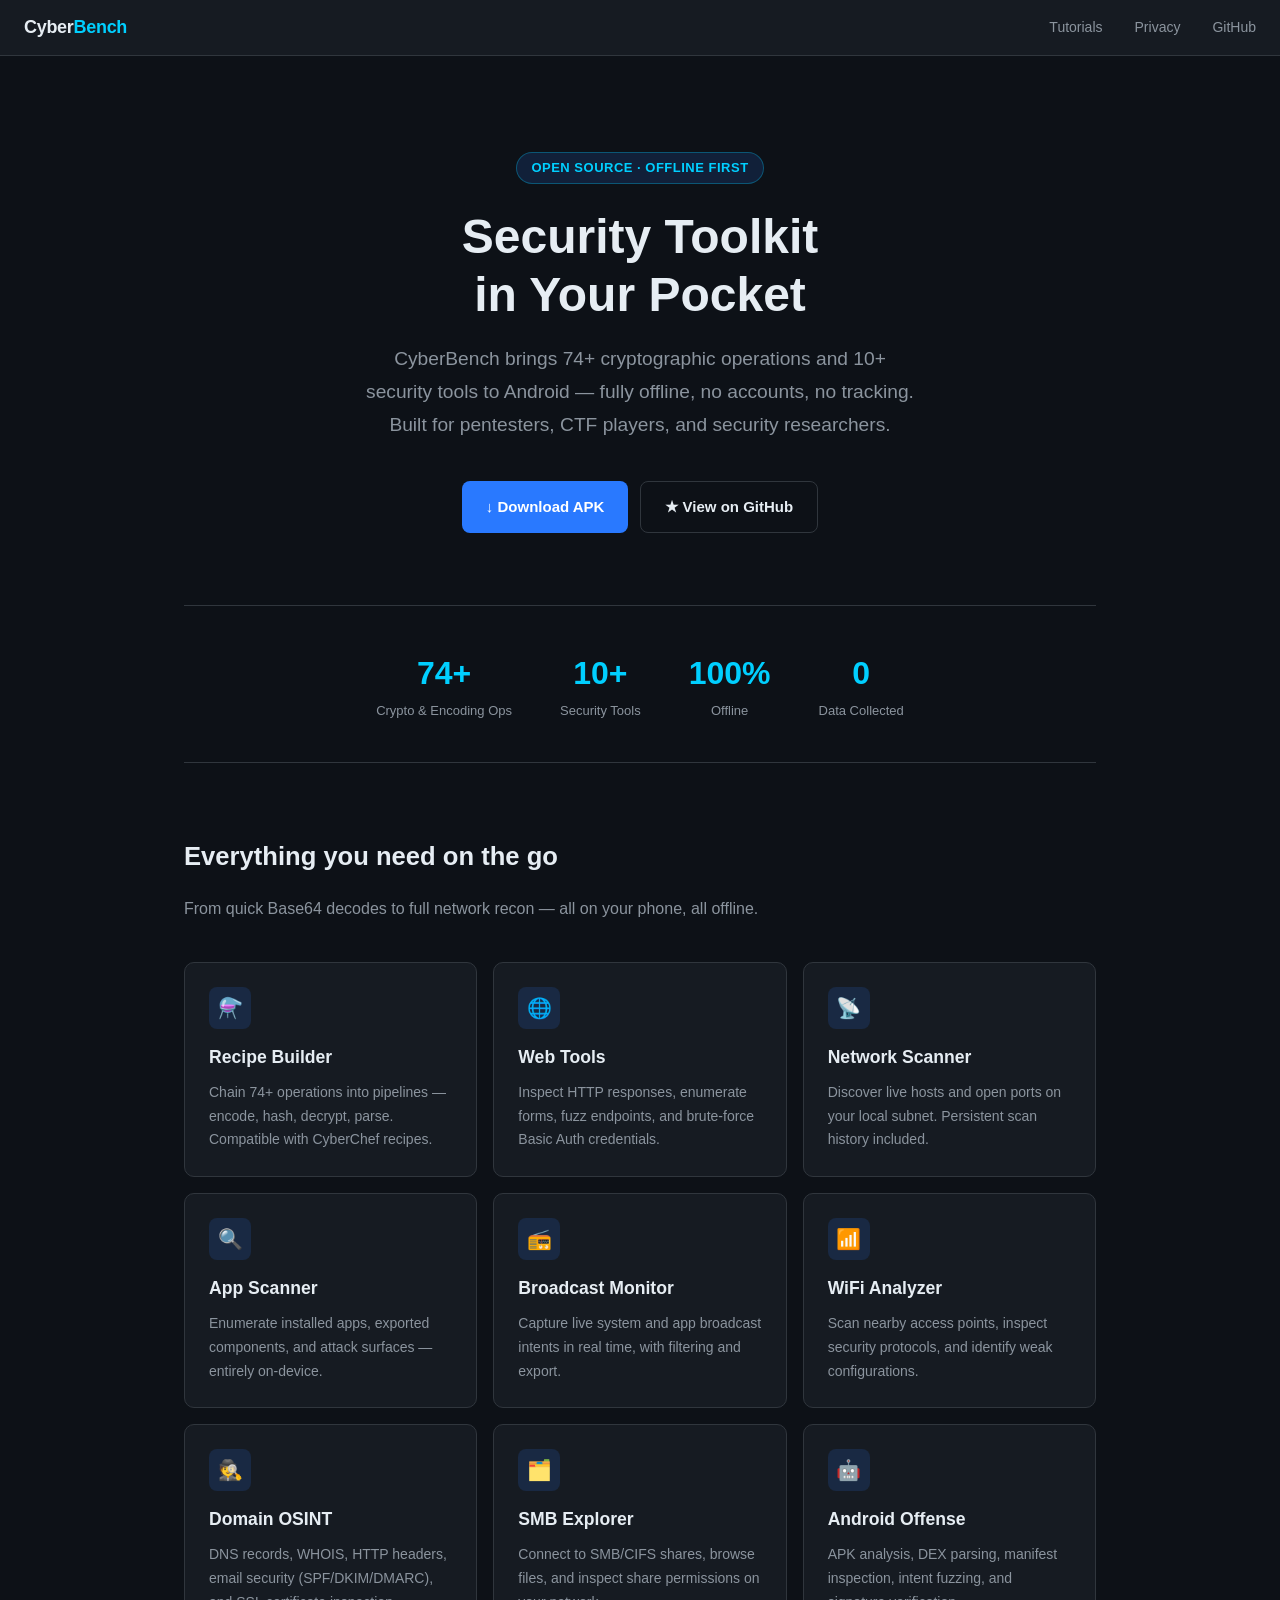
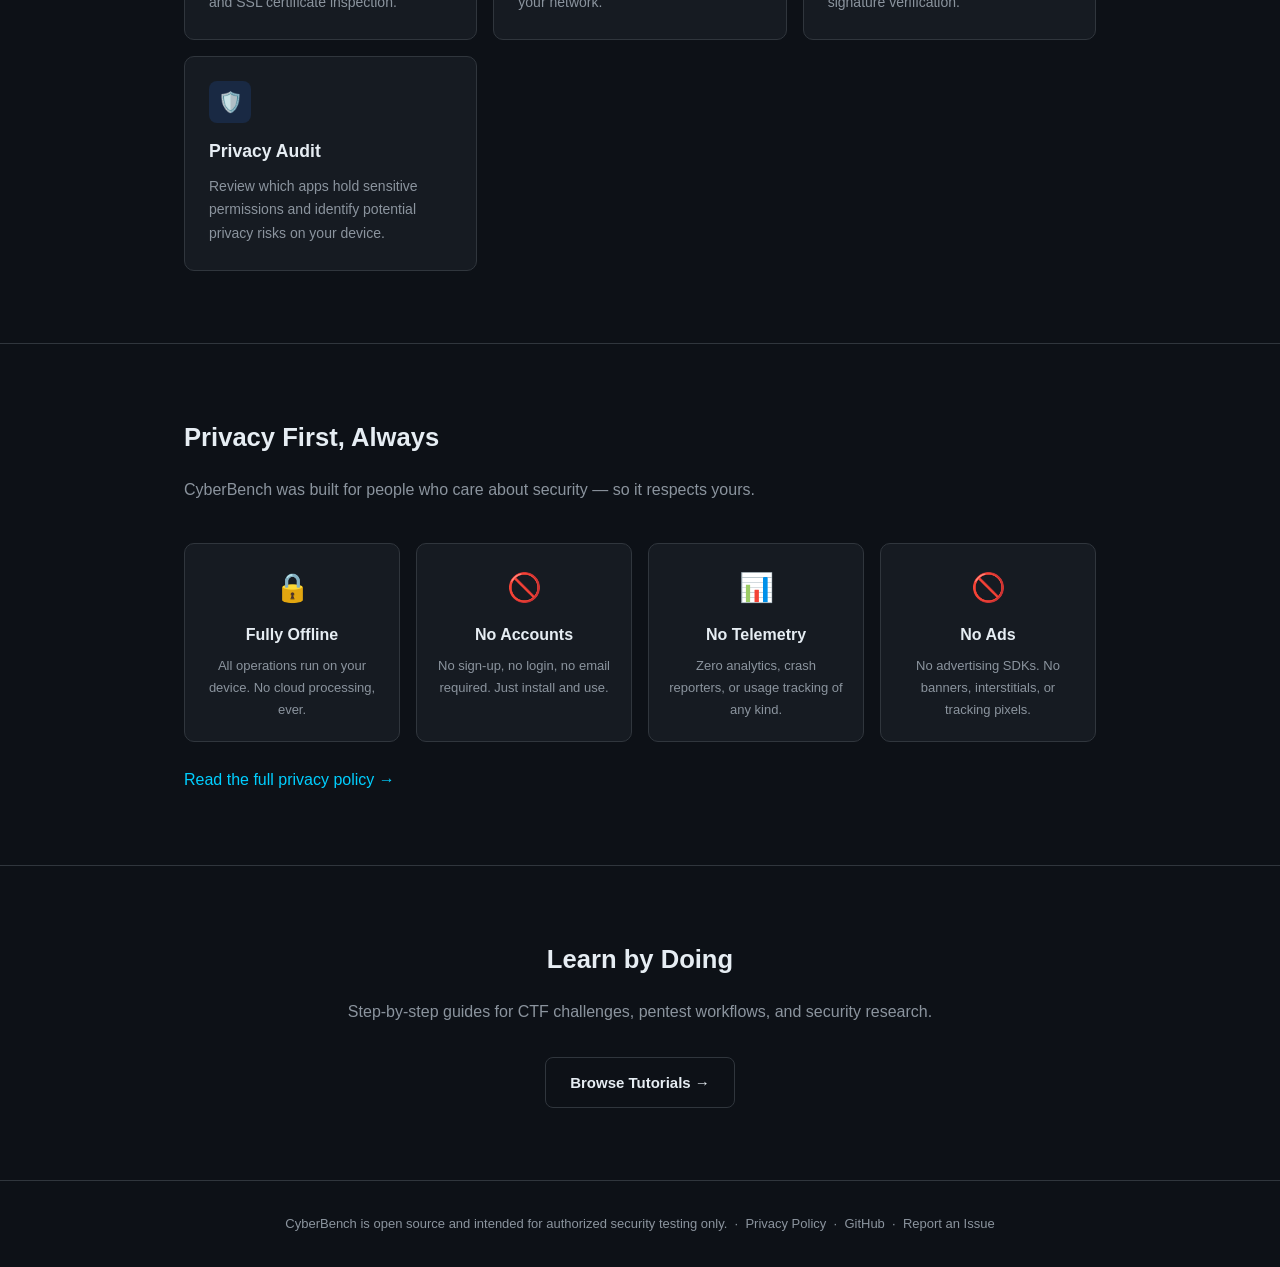
<file: docs/index.html>
<!DOCTYPE html>
<html lang="en">
<head>
  <meta charset="UTF-8" />
  <meta name="viewport" content="width=device-width, initial-scale=1.0" />
  <title>CyberBench — Mobile Security Toolkit for Android</title>
  <meta name="description" content="CyberBench is an offline-first Android security toolkit with 74+ cryptographic operations, network scanning, WiFi analysis, domain OSINT, and more. No data leaves your device." />
  <link rel="stylesheet" href="assets/style.css" />
</head>
<body>

<nav>
  <span class="logo">Cyber<span>Bench</span></span>
  <a href="tutorials/">Tutorials</a>
  <a href="privacy-policy.html">Privacy</a>
  <a href="https://github.com/nulltrace-blip/CyberBench">GitHub</a>
</nav>

<!-- ── Hero ──────────────────────────────────────────────────── -->
<section class="hero">
  <div class="container">
    <div class="badge">Open Source · Offline First</div>
    <h1>Security Toolkit<br/>in Your Pocket</h1>
    <p class="tagline">
      CyberBench brings 74+ cryptographic operations and 10+ security tools
      to Android — fully offline, no accounts, no tracking.
      Built for pentesters, CTF players, and security researchers.
    </p>
    <div class="btn-group">
      <a href="https://github.com/nulltrace-blip/CyberBench/releases" class="btn btn-primary">
        ↓ Download APK
      </a>
      <a href="https://github.com/nulltrace-blip/CyberBench" class="btn btn-outline">
        ★ View on GitHub
      </a>
    </div>
  </div>
</section>

<!-- ── Stats ─────────────────────────────────────────────────── -->
<div class="container">
  <div class="stats">
    <div class="stat-item">
      <div class="num">74+</div>
      <div class="label">Crypto &amp; Encoding Ops</div>
    </div>
    <div class="stat-item">
      <div class="num">10+</div>
      <div class="label">Security Tools</div>
    </div>
    <div class="stat-item">
      <div class="num">100%</div>
      <div class="label">Offline</div>
    </div>
    <div class="stat-item">
      <div class="num">0</div>
      <div class="label">Data Collected</div>
    </div>
  </div>
</div>

<!-- ── Tools ─────────────────────────────────────────────────── -->
<section>
  <div class="container">
    <h2>Everything you need on the go</h2>
    <p>From quick Base64 decodes to full network recon — all on your phone, all offline.</p>
    <div class="grid">
      <div class="card">
        <div class="card-icon">⚗️</div>
        <h3>Recipe Builder</h3>
        <p>Chain 74+ operations into pipelines — encode, hash, decrypt, parse.
           Compatible with CyberChef recipes.</p>
      </div>
      <div class="card">
        <div class="card-icon">🌐</div>
        <h3>Web Tools</h3>
        <p>Inspect HTTP responses, enumerate forms, fuzz endpoints, and brute-force
           Basic Auth credentials.</p>
      </div>
      <div class="card">
        <div class="card-icon">📡</div>
        <h3>Network Scanner</h3>
        <p>Discover live hosts and open ports on your local subnet.
           Persistent scan history included.</p>
      </div>
      <div class="card">
        <div class="card-icon">🔍</div>
        <h3>App Scanner</h3>
        <p>Enumerate installed apps, exported components, and attack surfaces
           — entirely on-device.</p>
      </div>
      <div class="card">
        <div class="card-icon">📻</div>
        <h3>Broadcast Monitor</h3>
        <p>Capture live system and app broadcast intents in real time,
           with filtering and export.</p>
      </div>
      <div class="card">
        <div class="card-icon">📶</div>
        <h3>WiFi Analyzer</h3>
        <p>Scan nearby access points, inspect security protocols,
           and identify weak configurations.</p>
      </div>
      <div class="card">
        <div class="card-icon">🕵️</div>
        <h3>Domain OSINT</h3>
        <p>DNS records, WHOIS, HTTP headers, email security (SPF/DKIM/DMARC),
           and SSL certificate inspection.</p>
      </div>
      <div class="card">
        <div class="card-icon">🗂️</div>
        <h3>SMB Explorer</h3>
        <p>Connect to SMB/CIFS shares, browse files, and inspect share
           permissions on your network.</p>
      </div>
      <div class="card">
        <div class="card-icon">🤖</div>
        <h3>Android Offense</h3>
        <p>APK analysis, DEX parsing, manifest inspection, intent fuzzing,
           and signature verification.</p>
      </div>
      <div class="card">
        <div class="card-icon">🛡️</div>
        <h3>Privacy Audit</h3>
        <p>Review which apps hold sensitive permissions and identify
           potential privacy risks on your device.</p>
      </div>
    </div>
  </div>
</section>

<!-- ── Privacy ────────────────────────────────────────────────── -->
<section>
  <div class="container">
    <h2>Privacy First, Always</h2>
    <p>CyberBench was built for people who care about security — so it respects yours.</p>
    <div class="privacy-grid">
      <div class="privacy-item">
        <div class="icon">🔒</div>
        <h3>Fully Offline</h3>
        <p>All operations run on your device. No cloud processing, ever.</p>
      </div>
      <div class="privacy-item">
        <div class="icon">🚫</div>
        <h3>No Accounts</h3>
        <p>No sign-up, no login, no email required. Just install and use.</p>
      </div>
      <div class="privacy-item">
        <div class="icon">📊</div>
        <h3>No Telemetry</h3>
        <p>Zero analytics, crash reporters, or usage tracking of any kind.</p>
      </div>
      <div class="privacy-item">
        <div class="icon">🚫</div>
        <h3>No Ads</h3>
        <p>No advertising SDKs. No banners, interstitials, or tracking pixels.</p>
      </div>
    </div>
    <p style="margin-top:24px">
      <a href="privacy-policy.html">Read the full privacy policy →</a>
    </p>
  </div>
</section>

<!-- ── Tutorials CTA ─────────────────────────────────────────── -->
<section>
  <div class="container" style="text-align:center">
    <h2>Learn by Doing</h2>
    <p>Step-by-step guides for CTF challenges, pentest workflows, and security research.</p>
    <a href="tutorials/" class="btn btn-outline" style="margin-top:16px;display:inline-flex">
      Browse Tutorials →
    </a>
  </div>
</section>

<footer>
  <p>
    CyberBench is open source and intended for authorized security testing only. &nbsp;·&nbsp;
    <a href="privacy-policy.html">Privacy Policy</a> &nbsp;·&nbsp;
    <a href="https://github.com/nulltrace-blip/CyberBench">GitHub</a> &nbsp;·&nbsp;
    <a href="https://github.com/nulltrace-blip/CyberBench/issues">Report an Issue</a>
  </p>
</footer>

</body>
</html>
</file>
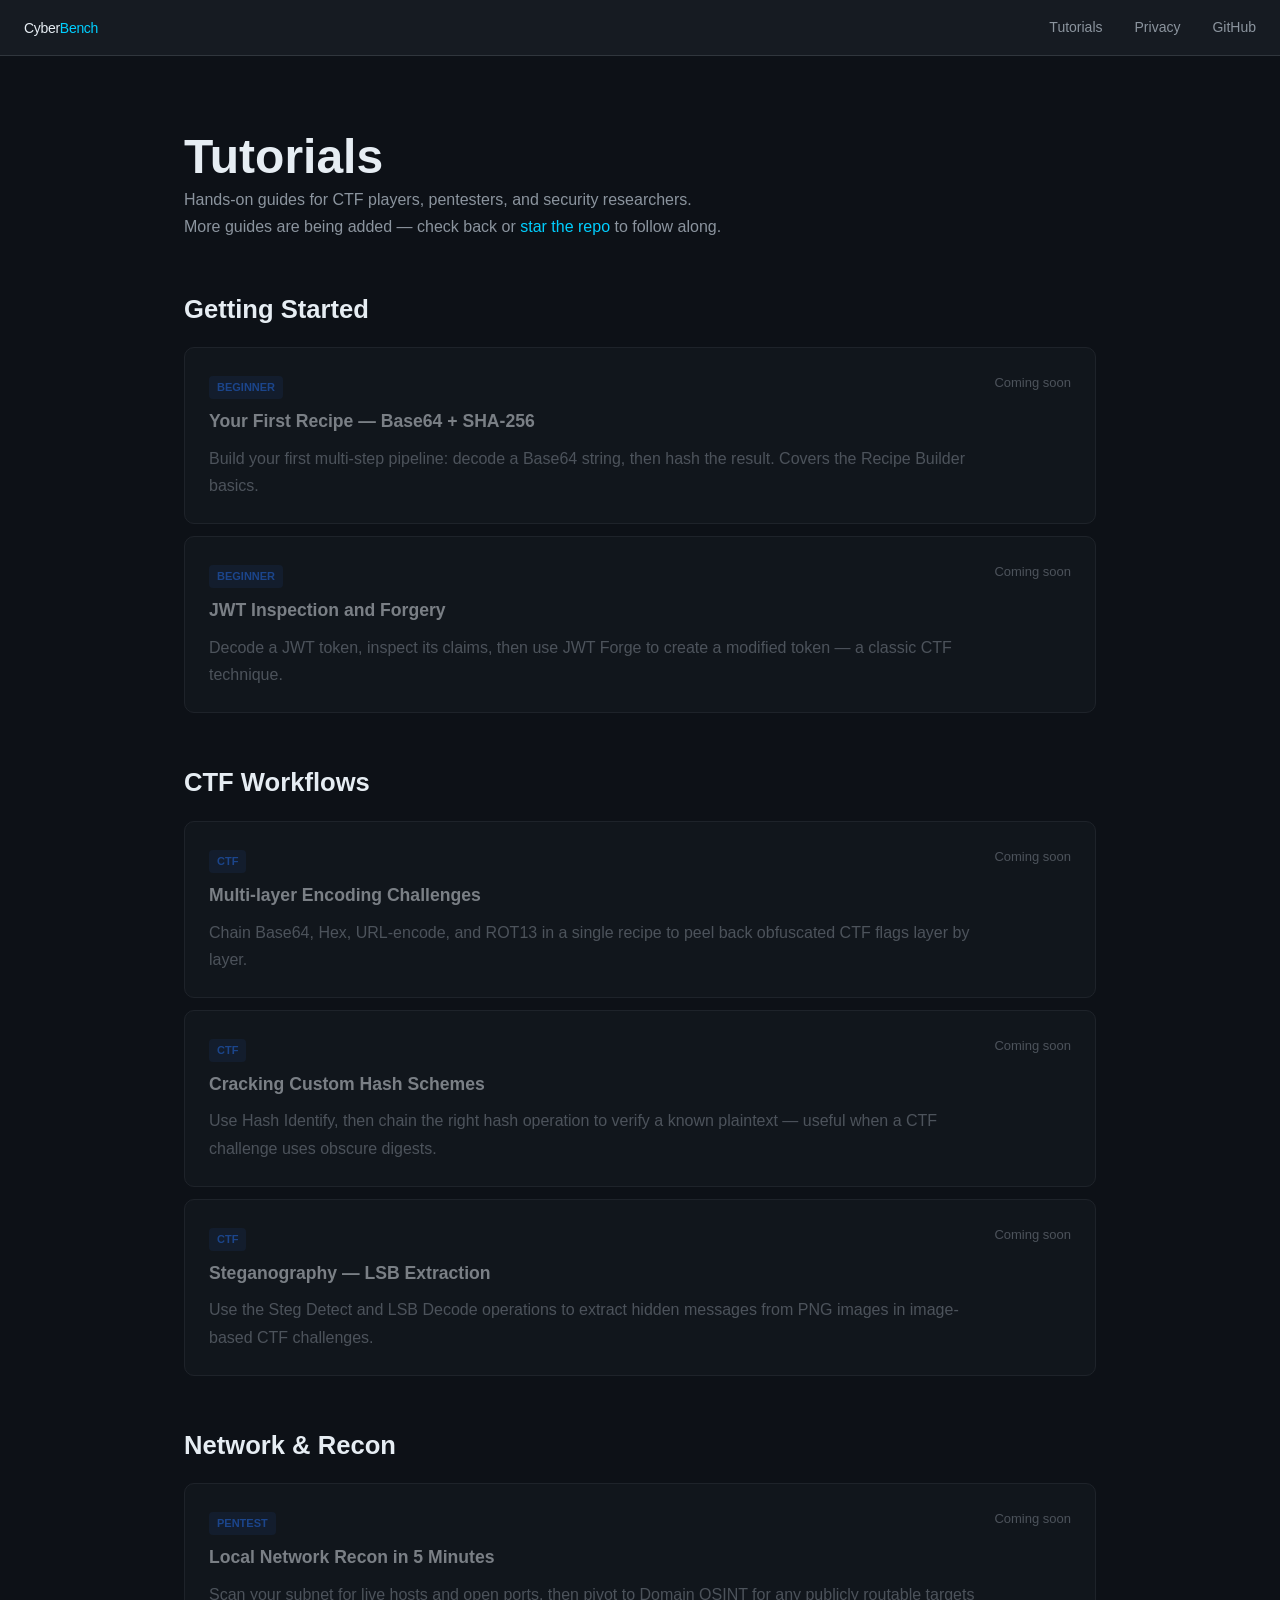
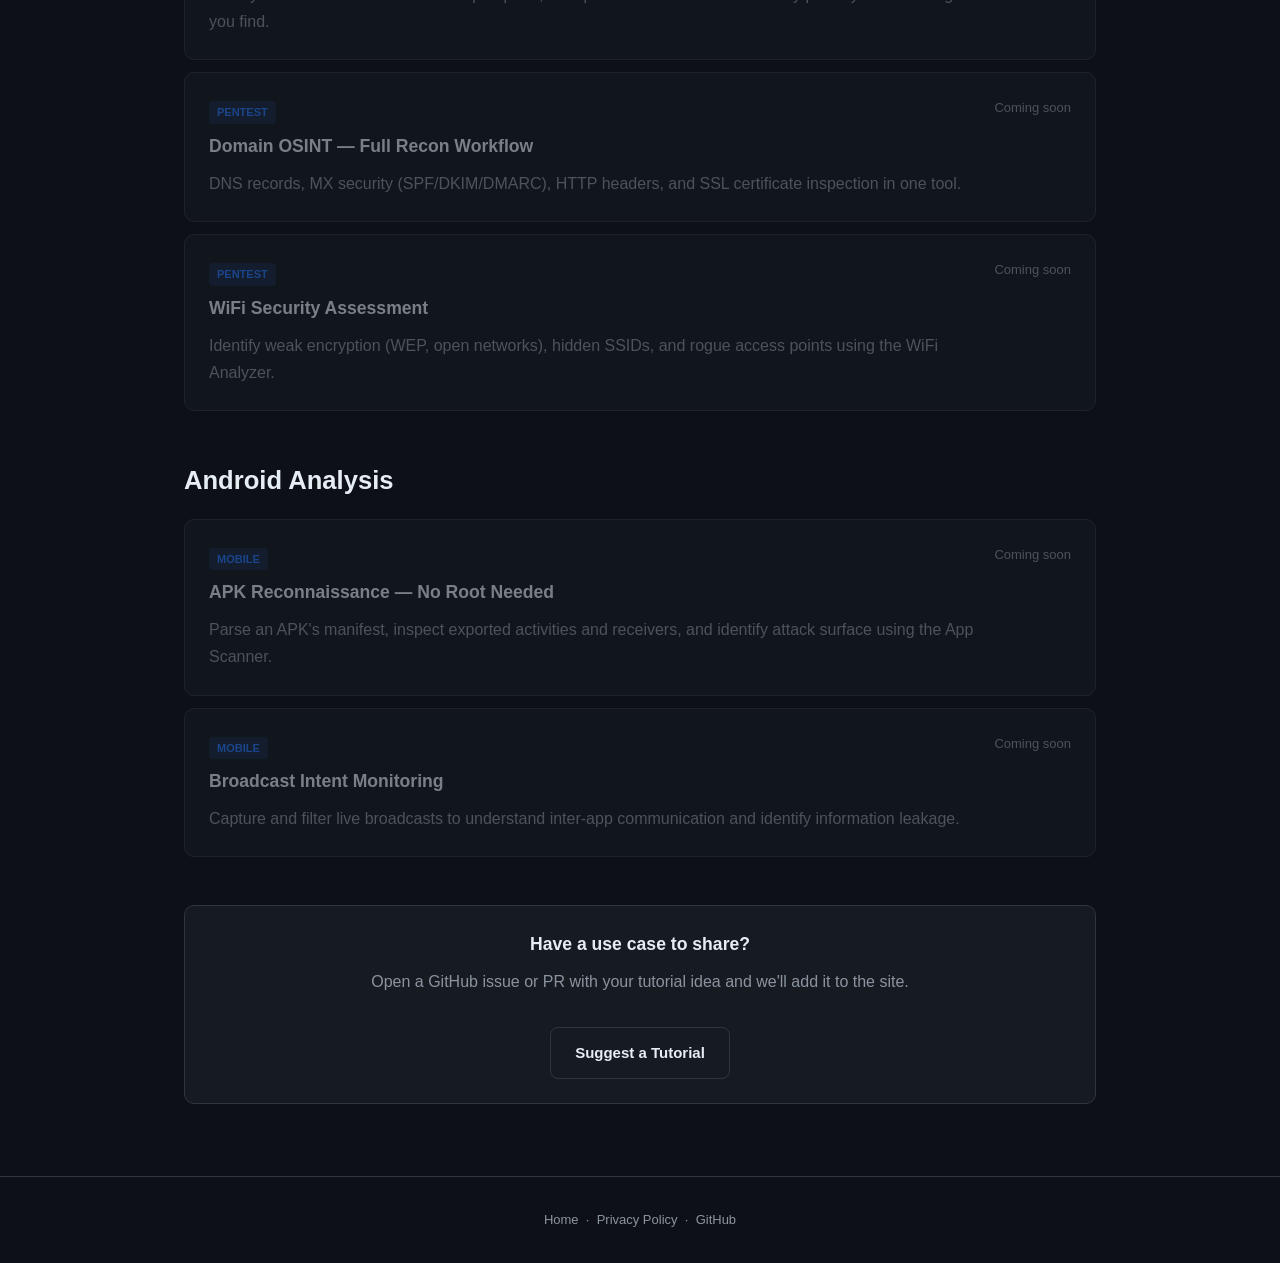
<file: docs/tutorials/index.html>
<!DOCTYPE html>
<html lang="en">
<head>
  <meta charset="UTF-8" />
  <meta name="viewport" content="width=device-width, initial-scale=1.0" />
  <title>Tutorials — CyberBench</title>
  <meta name="description" content="Step-by-step guides for using CyberBench in CTF challenges, pentesting workflows, and security research." />
  <link rel="stylesheet" href="../assets/style.css" />
</head>
<body>

<nav>
  <span class="logo"><a href="../index.html" style="color:inherit;text-decoration:none">Cyber<span>Bench</span></a></span>
  <a href="../tutorials/">Tutorials</a>
  <a href="../privacy-policy.html">Privacy</a>
  <a href="https://github.com/nulltrace-blip/CyberBench">GitHub</a>
</nav>

<section>
  <div class="container">
    <h1>Tutorials</h1>
    <p>Hands-on guides for CTF players, pentesters, and security researchers.<br/>
    More guides are being added — check back or
    <a href="https://github.com/nulltrace-blip/CyberBench">star the repo</a> to follow along.</p>

    <!-- Getting Started -->
    <h2 style="margin-top:48px">Getting Started</h2>
    <div style="display:flex;flex-direction:column;gap:12px;margin-top:16px">

      <div class="tutorial-card coming-soon">
        <div style="flex:1">
          <div class="tutorial-tag">Beginner</div>
          <h3>Your First Recipe — Base64 + SHA-256</h3>
          <p>Build your first multi-step pipeline: decode a Base64 string,
             then hash the result. Covers the Recipe Builder basics.</p>
        </div>
        <span style="color:var(--muted);font-size:13px;white-space:nowrap">Coming soon</span>
      </div>

      <div class="tutorial-card coming-soon">
        <div style="flex:1">
          <div class="tutorial-tag">Beginner</div>
          <h3>JWT Inspection and Forgery</h3>
          <p>Decode a JWT token, inspect its claims, then use JWT Forge to
             create a modified token — a classic CTF technique.</p>
        </div>
        <span style="color:var(--muted);font-size:13px;white-space:nowrap">Coming soon</span>
      </div>

    </div>

    <!-- CTF Workflows -->
    <h2 style="margin-top:48px">CTF Workflows</h2>
    <div style="display:flex;flex-direction:column;gap:12px;margin-top:16px">

      <div class="tutorial-card coming-soon">
        <div style="flex:1">
          <div class="tutorial-tag">CTF</div>
          <h3>Multi-layer Encoding Challenges</h3>
          <p>Chain Base64, Hex, URL-encode, and ROT13 in a single recipe to
             peel back obfuscated CTF flags layer by layer.</p>
        </div>
        <span style="color:var(--muted);font-size:13px;white-space:nowrap">Coming soon</span>
      </div>

      <div class="tutorial-card coming-soon">
        <div style="flex:1">
          <div class="tutorial-tag">CTF</div>
          <h3>Cracking Custom Hash Schemes</h3>
          <p>Use Hash Identify, then chain the right hash operation to verify
             a known plaintext — useful when a CTF challenge uses obscure digests.</p>
        </div>
        <span style="color:var(--muted);font-size:13px;white-space:nowrap">Coming soon</span>
      </div>

      <div class="tutorial-card coming-soon">
        <div style="flex:1">
          <div class="tutorial-tag">CTF</div>
          <h3>Steganography — LSB Extraction</h3>
          <p>Use the Steg Detect and LSB Decode operations to extract hidden
             messages from PNG images in image-based CTF challenges.</p>
        </div>
        <span style="color:var(--muted);font-size:13px;white-space:nowrap">Coming soon</span>
      </div>

    </div>

    <!-- Network & Recon -->
    <h2 style="margin-top:48px">Network &amp; Recon</h2>
    <div style="display:flex;flex-direction:column;gap:12px;margin-top:16px">

      <div class="tutorial-card coming-soon">
        <div style="flex:1">
          <div class="tutorial-tag">Pentest</div>
          <h3>Local Network Recon in 5 Minutes</h3>
          <p>Scan your subnet for live hosts and open ports, then pivot to
             Domain OSINT for any publicly routable targets you find.</p>
        </div>
        <span style="color:var(--muted);font-size:13px;white-space:nowrap">Coming soon</span>
      </div>

      <div class="tutorial-card coming-soon">
        <div style="flex:1">
          <div class="tutorial-tag">Pentest</div>
          <h3>Domain OSINT — Full Recon Workflow</h3>
          <p>DNS records, MX security (SPF/DKIM/DMARC), HTTP headers,
             and SSL certificate inspection in one tool.</p>
        </div>
        <span style="color:var(--muted);font-size:13px;white-space:nowrap">Coming soon</span>
      </div>

      <div class="tutorial-card coming-soon">
        <div style="flex:1">
          <div class="tutorial-tag">Pentest</div>
          <h3>WiFi Security Assessment</h3>
          <p>Identify weak encryption (WEP, open networks), hidden SSIDs,
             and rogue access points using the WiFi Analyzer.</p>
        </div>
        <span style="color:var(--muted);font-size:13px;white-space:nowrap">Coming soon</span>
      </div>

    </div>

    <!-- Android Analysis -->
    <h2 style="margin-top:48px">Android Analysis</h2>
    <div style="display:flex;flex-direction:column;gap:12px;margin-top:16px">

      <div class="tutorial-card coming-soon">
        <div style="flex:1">
          <div class="tutorial-tag">Mobile</div>
          <h3>APK Reconnaissance — No Root Needed</h3>
          <p>Parse an APK's manifest, inspect exported activities and receivers,
             and identify attack surface using the App Scanner.</p>
        </div>
        <span style="color:var(--muted);font-size:13px;white-space:nowrap">Coming soon</span>
      </div>

      <div class="tutorial-card coming-soon">
        <div style="flex:1">
          <div class="tutorial-tag">Mobile</div>
          <h3>Broadcast Intent Monitoring</h3>
          <p>Capture and filter live broadcasts to understand inter-app
             communication and identify information leakage.</p>
        </div>
        <span style="color:var(--muted);font-size:13px;white-space:nowrap">Coming soon</span>
      </div>

    </div>

    <div style="margin-top:48px;padding:24px;background:var(--surface);border:1px solid var(--border);border-radius:10px;text-align:center">
      <h3 style="margin-bottom:8px">Have a use case to share?</h3>
      <p>Open a GitHub issue or PR with your tutorial idea and we'll add it to the site.</p>
      <a href="https://github.com/nulltrace-blip/CyberBench/issues" class="btn btn-outline" style="margin-top:16px;display:inline-flex">
        Suggest a Tutorial
      </a>
    </div>

  </div>
</section>

<footer>
  <p>
    <a href="../index.html">Home</a> &nbsp;·&nbsp;
    <a href="../privacy-policy.html">Privacy Policy</a> &nbsp;·&nbsp;
    <a href="https://github.com/nulltrace-blip/CyberBench">GitHub</a>
  </p>
</footer>

</body>
</html>
</file>
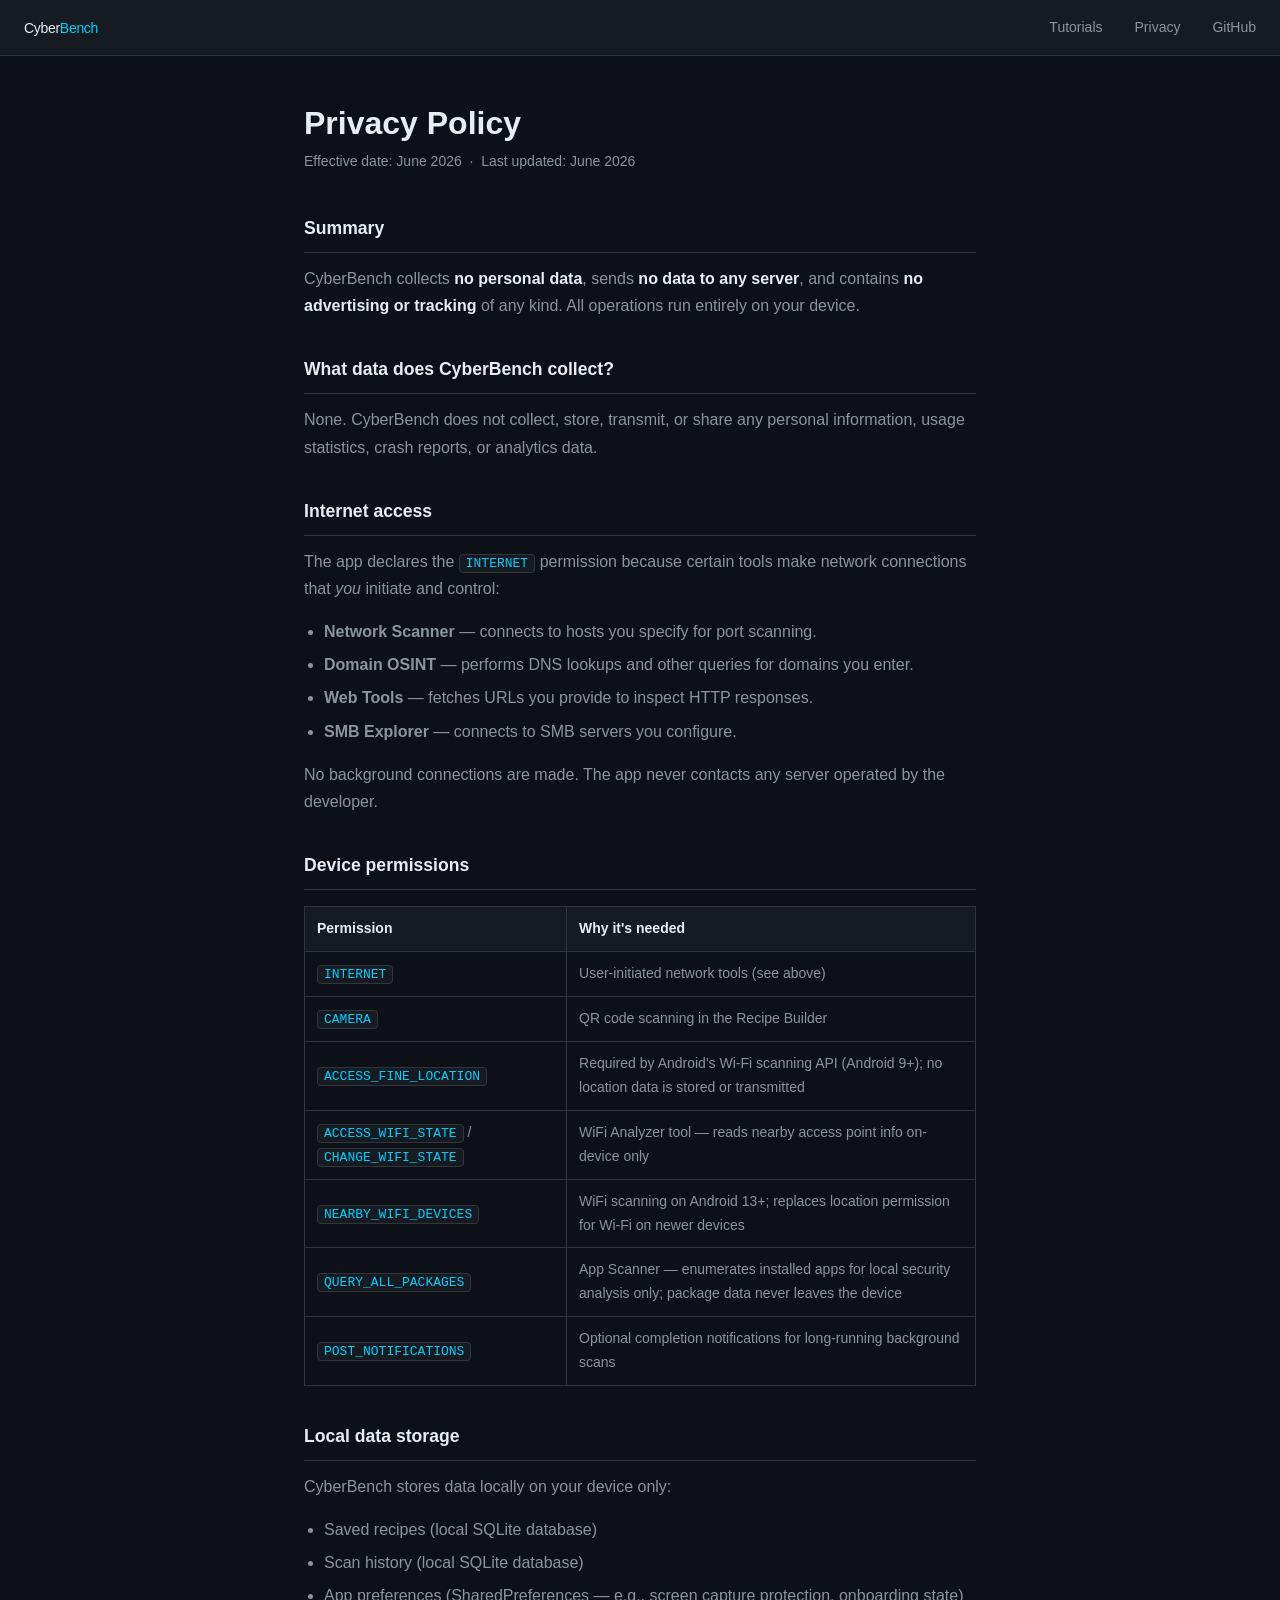
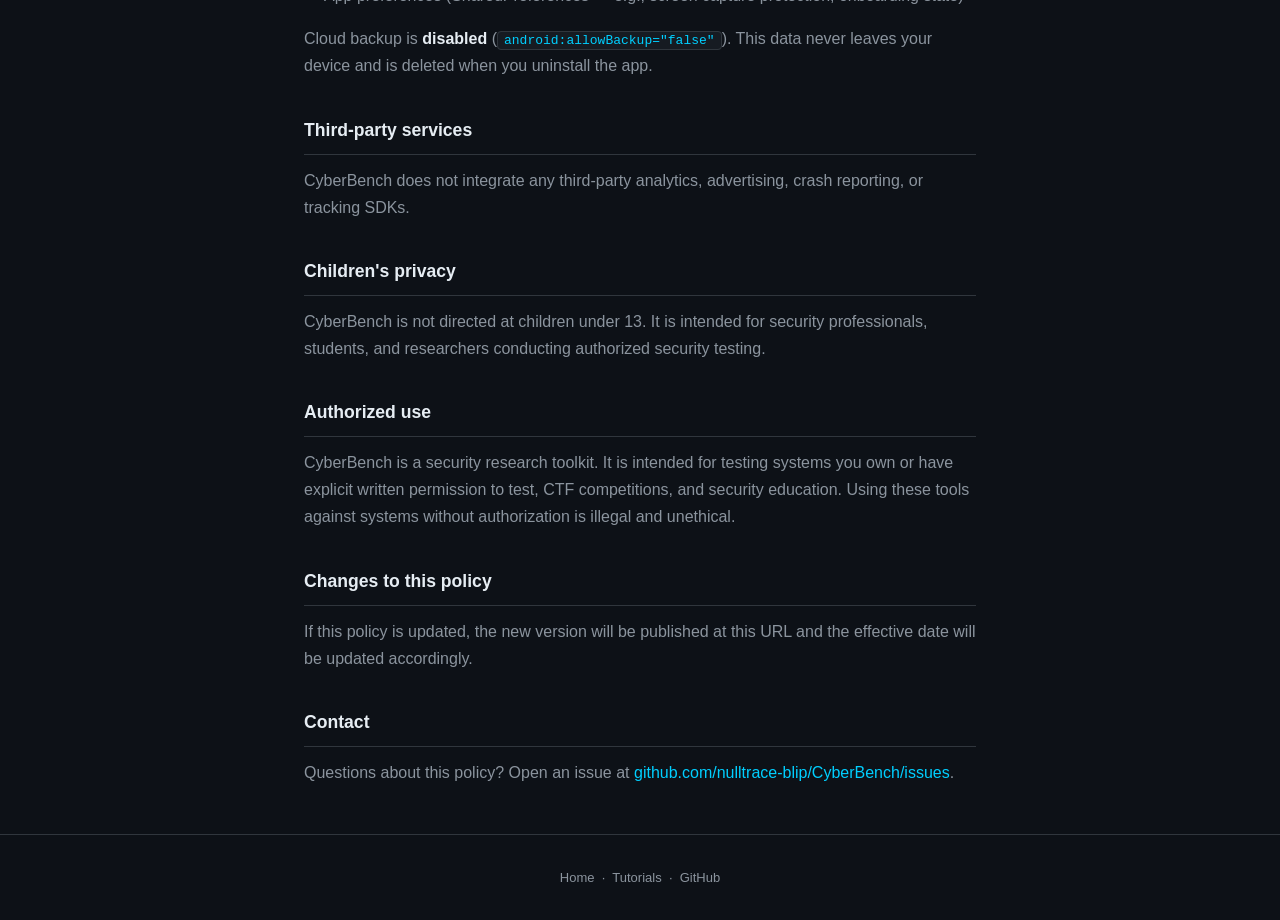
<file: docs/privacy-policy.html>
<!DOCTYPE html>
<html lang="en">
<head>
  <meta charset="UTF-8" />
  <meta name="viewport" content="width=device-width, initial-scale=1.0" />
  <title>Privacy Policy — CyberBench</title>
  <link rel="stylesheet" href="assets/style.css" />
</head>
<body>

<nav>
  <span class="logo"><a href="index.html" style="color:inherit;text-decoration:none">Cyber<span>Bench</span></a></span>
  <a href="tutorials/">Tutorials</a>
  <a href="privacy-policy.html">Privacy</a>
  <a href="https://github.com/nulltrace-blip/CyberBench">GitHub</a>
</nav>

<div class="policy-body">
  <h1>Privacy Policy</h1>
  <p class="meta">Effective date: June 2026 &nbsp;·&nbsp; Last updated: June 2026</p>

  <h2>Summary</h2>
  <p>CyberBench collects <strong style="color:#e6edf3">no personal data</strong>, sends
  <strong style="color:#e6edf3">no data to any server</strong>, and contains
  <strong style="color:#e6edf3">no advertising or tracking</strong> of any kind.
  All operations run entirely on your device.</p>

  <h2>What data does CyberBench collect?</h2>
  <p>None. CyberBench does not collect, store, transmit, or share any personal information,
  usage statistics, crash reports, or analytics data.</p>

  <h2>Internet access</h2>
  <p>The app declares the <code>INTERNET</code> permission because certain tools make network
  connections that <em>you</em> initiate and control:</p>
  <ul>
    <li><strong>Network Scanner</strong> — connects to hosts you specify for port scanning.</li>
    <li><strong>Domain OSINT</strong> — performs DNS lookups and other queries for domains you enter.</li>
    <li><strong>Web Tools</strong> — fetches URLs you provide to inspect HTTP responses.</li>
    <li><strong>SMB Explorer</strong> — connects to SMB servers you configure.</li>
  </ul>
  <p>No background connections are made. The app never contacts any server operated by the developer.</p>

  <h2>Device permissions</h2>
  <table>
    <thead>
      <tr><th>Permission</th><th>Why it's needed</th></tr>
    </thead>
    <tbody>
      <tr>
        <td><code>INTERNET</code></td>
        <td>User-initiated network tools (see above)</td>
      </tr>
      <tr>
        <td><code>CAMERA</code></td>
        <td>QR code scanning in the Recipe Builder</td>
      </tr>
      <tr>
        <td><code>ACCESS_FINE_LOCATION</code></td>
        <td>Required by Android's Wi-Fi scanning API (Android 9+); no location data is stored or transmitted</td>
      </tr>
      <tr>
        <td><code>ACCESS_WIFI_STATE</code> / <code>CHANGE_WIFI_STATE</code></td>
        <td>WiFi Analyzer tool — reads nearby access point info on-device only</td>
      </tr>
      <tr>
        <td><code>NEARBY_WIFI_DEVICES</code></td>
        <td>WiFi scanning on Android 13+; replaces location permission for Wi-Fi on newer devices</td>
      </tr>
      <tr>
        <td><code>QUERY_ALL_PACKAGES</code></td>
        <td>App Scanner — enumerates installed apps for local security analysis only; package data never leaves the device</td>
      </tr>
      <tr>
        <td><code>POST_NOTIFICATIONS</code></td>
        <td>Optional completion notifications for long-running background scans</td>
      </tr>
    </tbody>
  </table>

  <h2>Local data storage</h2>
  <p>CyberBench stores data locally on your device only:</p>
  <ul>
    <li>Saved recipes (local SQLite database)</li>
    <li>Scan history (local SQLite database)</li>
    <li>App preferences (SharedPreferences — e.g., screen capture protection, onboarding state)</li>
  </ul>
  <p>Cloud backup is <strong style="color:#e6edf3">disabled</strong>
  (<code>android:allowBackup="false"</code>).
  This data never leaves your device and is deleted when you uninstall the app.</p>

  <h2>Third-party services</h2>
  <p>CyberBench does not integrate any third-party analytics, advertising, crash reporting,
  or tracking SDKs.</p>

  <h2>Children's privacy</h2>
  <p>CyberBench is not directed at children under 13. It is intended for security professionals,
  students, and researchers conducting authorized security testing.</p>

  <h2>Authorized use</h2>
  <p>CyberBench is a security research toolkit. It is intended for testing systems you own or
  have explicit written permission to test, CTF competitions, and security education.
  Using these tools against systems without authorization is illegal and unethical.</p>

  <h2>Changes to this policy</h2>
  <p>If this policy is updated, the new version will be published at this URL and the
  effective date will be updated accordingly.</p>

  <h2>Contact</h2>
  <p>Questions about this policy? Open an issue at
  <a href="https://github.com/nulltrace-blip/CyberBench/issues">github.com/nulltrace-blip/CyberBench/issues</a>.</p>
</div>

<footer>
  <p>
    <a href="index.html">Home</a> &nbsp;·&nbsp;
    <a href="tutorials/">Tutorials</a> &nbsp;·&nbsp;
    <a href="https://github.com/nulltrace-blip/CyberBench">GitHub</a>
  </p>
</footer>

</body>
</html>
</file>
<file: docs/assets/style.css>
/* CyberBench site — shared styles */

:root {
  --bg:        #0d1117;
  --surface:   #161b22;
  --border:    #30363d;
  --primary:   #2979ff;
  --cyan:      #00cfff;
  --text:      #e6edf3;
  --muted:     #8b949e;
  --radius:    10px;
}

*, *::before, *::after { box-sizing: border-box; margin: 0; padding: 0; }

body {
  font-family: -apple-system, BlinkMacSystemFont, "Segoe UI", Roboto, sans-serif;
  background: var(--bg);
  color: var(--text);
  line-height: 1.7;
  font-size: 16px;
}

a { color: var(--cyan); text-decoration: none; }
a:hover { text-decoration: underline; }

/* ── Nav ──────────────────────────────────────────────────────── */
nav {
  background: var(--surface);
  border-bottom: 1px solid var(--border);
  padding: 0 24px;
  display: flex;
  align-items: center;
  gap: 32px;
  height: 56px;
  position: sticky;
  top: 0;
  z-index: 100;
}
nav .logo {
  font-size: 18px;
  font-weight: 700;
  color: var(--text);
  letter-spacing: -0.3px;
  margin-right: auto;
}
nav .logo span { color: var(--cyan); }
nav a { color: var(--muted); font-size: 14px; font-weight: 500; }
nav a:hover { color: var(--text); text-decoration: none; }

/* ── Layout ───────────────────────────────────────────────────── */
.container { max-width: 960px; margin: 0 auto; padding: 0 24px; }

section { padding: 72px 0; }
section + section { border-top: 1px solid var(--border); }

h1 { font-size: clamp(2rem, 5vw, 3rem); line-height: 1.2; font-weight: 800; }
h2 { font-size: 1.6rem; font-weight: 700; margin-bottom: 16px; }
h3 { font-size: 1.1rem; font-weight: 600; margin-bottom: 8px; }
p  { color: var(--muted); margin-bottom: 16px; }
p:last-child { margin-bottom: 0; }

/* ── Hero ─────────────────────────────────────────────────────── */
.hero { text-align: center; padding: 96px 0 72px; }
.hero .tagline { font-size: 1.2rem; color: var(--muted); margin: 20px auto 40px; max-width: 560px; }
.badge {
  display: inline-block;
  background: rgba(41, 121, 255, 0.15);
  color: var(--cyan);
  border: 1px solid rgba(0, 207, 255, 0.3);
  border-radius: 20px;
  padding: 4px 14px;
  font-size: 13px;
  font-weight: 600;
  margin-bottom: 24px;
  letter-spacing: 0.5px;
  text-transform: uppercase;
}
.btn-group { display: flex; gap: 12px; justify-content: center; flex-wrap: wrap; }
.btn {
  display: inline-flex;
  align-items: center;
  gap: 8px;
  padding: 12px 24px;
  border-radius: 8px;
  font-size: 15px;
  font-weight: 600;
  cursor: pointer;
  transition: opacity .15s;
}
.btn:hover { opacity: .85; text-decoration: none; }
.btn-primary { background: var(--primary); color: #fff; }
.btn-outline { background: transparent; color: var(--text); border: 1px solid var(--border); }

/* ── Stats bar ────────────────────────────────────────────────── */
.stats {
  display: flex;
  justify-content: center;
  gap: 48px;
  flex-wrap: wrap;
  padding: 40px 0;
  border-top: 1px solid var(--border);
  border-bottom: 1px solid var(--border);
}
.stat-item { text-align: center; }
.stat-item .num { font-size: 2rem; font-weight: 800; color: var(--cyan); }
.stat-item .label { font-size: 13px; color: var(--muted); }

/* ── Feature grid ─────────────────────────────────────────────── */
.grid {
  display: grid;
  grid-template-columns: repeat(auto-fit, minmax(260px, 1fr));
  gap: 16px;
  margin-top: 40px;
}
.card {
  background: var(--surface);
  border: 1px solid var(--border);
  border-radius: var(--radius);
  padding: 24px;
  transition: border-color .2s;
}
.card:hover { border-color: var(--primary); }
.card-icon {
  width: 42px; height: 42px;
  border-radius: 8px;
  background: rgba(41, 121, 255, 0.15);
  display: flex; align-items: center; justify-content: center;
  font-size: 20px;
  margin-bottom: 14px;
}
.card h3 { color: var(--text); }
.card p { font-size: 14px; margin-bottom: 0; }

/* ── Privacy highlights ───────────────────────────────────────── */
.privacy-grid {
  display: grid;
  grid-template-columns: repeat(auto-fit, minmax(200px, 1fr));
  gap: 16px;
  margin-top: 40px;
}
.privacy-item {
  background: var(--surface);
  border: 1px solid var(--border);
  border-radius: var(--radius);
  padding: 20px;
  text-align: center;
}
.privacy-item .icon { font-size: 28px; margin-bottom: 10px; }
.privacy-item h3 { font-size: 1rem; margin-bottom: 6px; color: var(--text); }
.privacy-item p { font-size: 13px; margin: 0; }

/* ── Tutorial cards ───────────────────────────────────────────── */
.tutorial-card {
  background: var(--surface);
  border: 1px solid var(--border);
  border-radius: var(--radius);
  padding: 24px;
  display: flex;
  gap: 16px;
  align-items: flex-start;
  transition: border-color .2s;
}
.tutorial-card:hover { border-color: var(--primary); }
.tutorial-tag {
  display: inline-block;
  background: rgba(41, 121, 255, 0.15);
  color: var(--primary);
  border-radius: 4px;
  padding: 2px 8px;
  font-size: 11px;
  font-weight: 600;
  text-transform: uppercase;
  margin-bottom: 8px;
}
.coming-soon { opacity: 0.5; }

/* ── Privacy policy page ──────────────────────────────────────── */
.policy-body { max-width: 720px; margin: 0 auto; padding: 48px 24px; }
.policy-body h1 { font-size: 2rem; margin-bottom: 8px; }
.policy-body .meta { color: var(--muted); font-size: 14px; margin-bottom: 40px; }
.policy-body h2 {
  font-size: 1.1rem;
  color: var(--text);
  border-bottom: 1px solid var(--border);
  padding-bottom: 8px;
  margin: 36px 0 12px;
}
.policy-body p { color: var(--muted); }
.policy-body ul { color: var(--muted); padding-left: 20px; margin-bottom: 16px; }
.policy-body li { margin-bottom: 6px; }
.policy-body code {
  background: var(--surface);
  border: 1px solid var(--border);
  border-radius: 4px;
  padding: 1px 6px;
  font-size: 13px;
  color: var(--cyan);
}
.policy-body table {
  width: 100%;
  border-collapse: collapse;
  margin: 16px 0;
  font-size: 14px;
}
.policy-body th, .policy-body td {
  padding: 10px 12px;
  border: 1px solid var(--border);
  text-align: left;
}
.policy-body th { background: var(--surface); color: var(--text); }
.policy-body td { color: var(--muted); }

/* ── Footer ───────────────────────────────────────────────────── */
footer {
  border-top: 1px solid var(--border);
  padding: 32px 24px;
  text-align: center;
  color: var(--muted);
  font-size: 13px;
}
footer a { color: var(--muted); }
footer a:hover { color: var(--text); }

/* ── Responsive ───────────────────────────────────────────────── */
@media (max-width: 600px) {
  nav { gap: 16px; }
  section { padding: 48px 0; }
  .stats { gap: 28px; }
}
</file>
